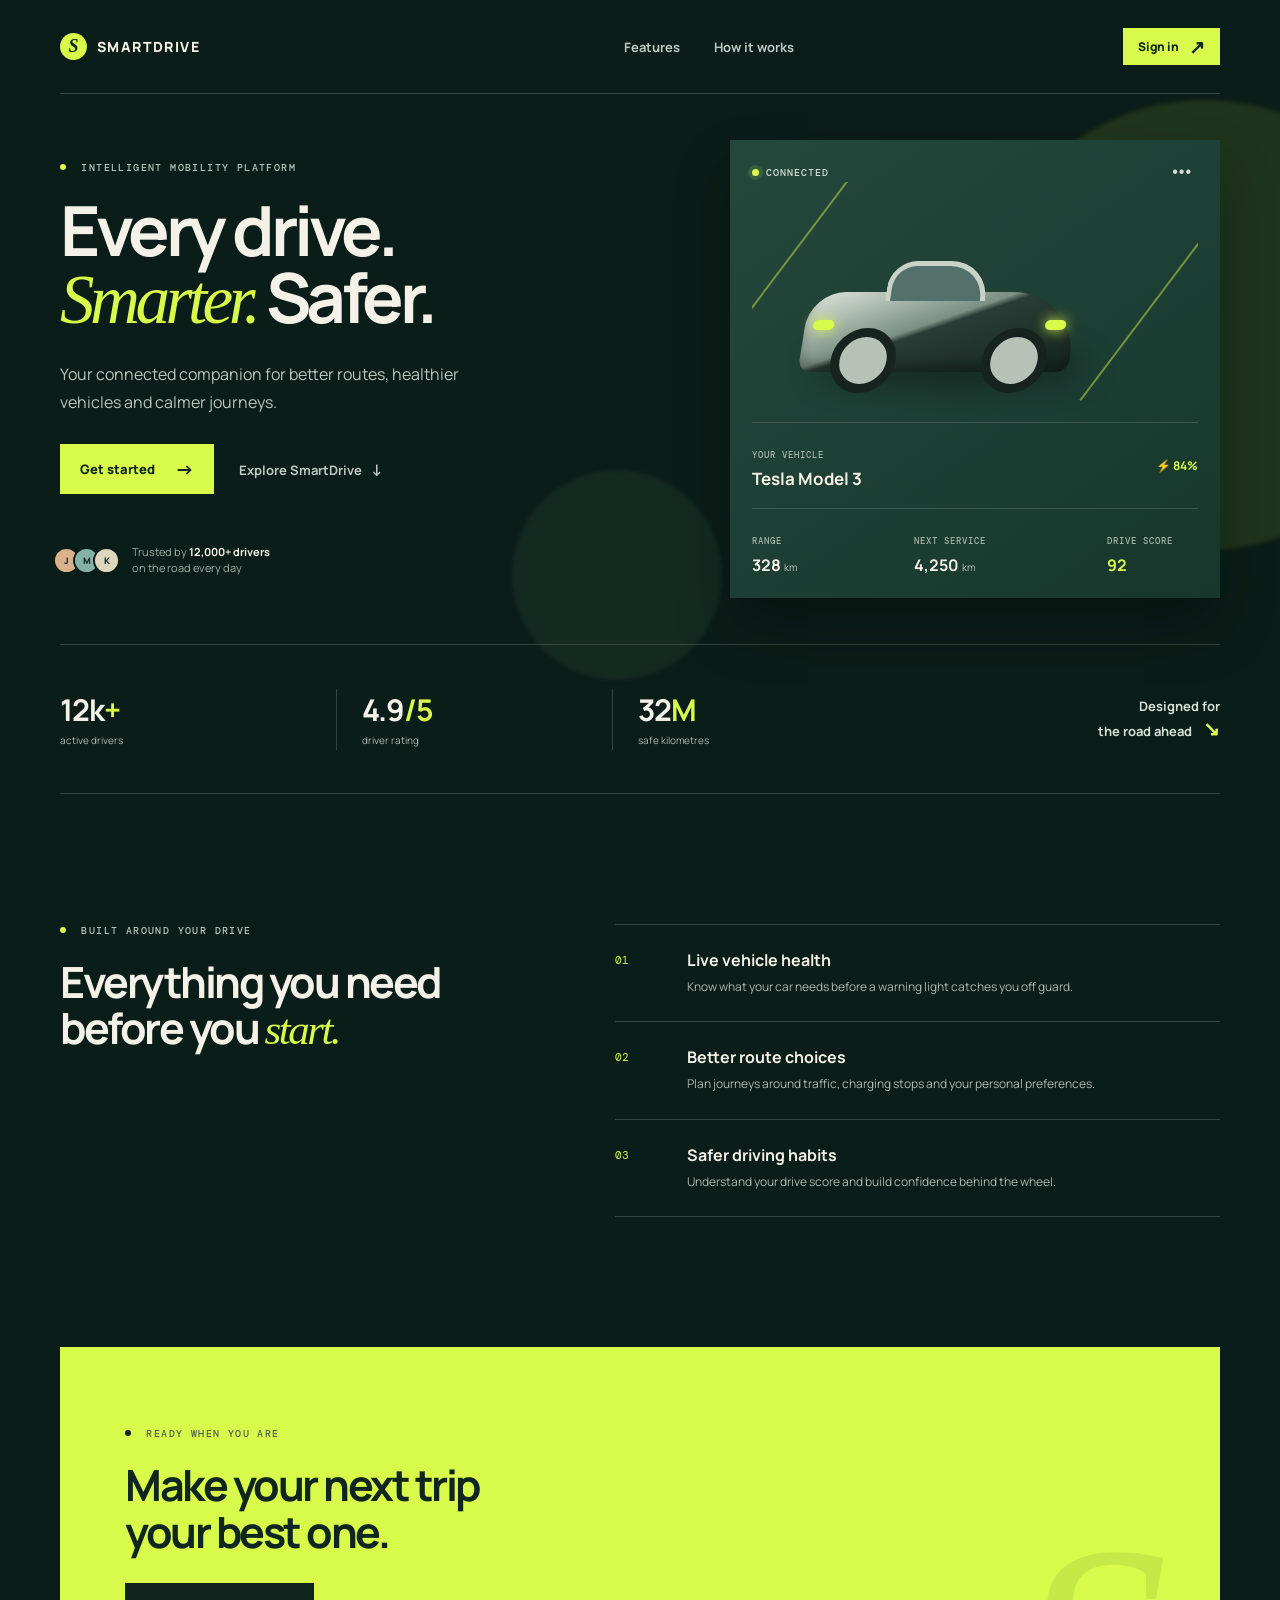
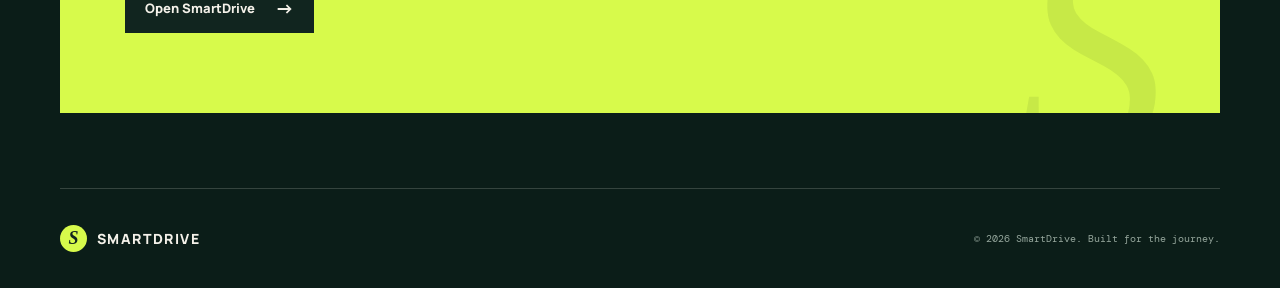
<file: index.html>
<!DOCTYPE html>
<html lang="en">
  <head>
    <meta charset="UTF-8" />
    <meta name="viewport" content="width=device-width, initial-scale=1.0" />
    <meta name="description" content="SmartDrive vehicle intelligence dashboard" />
    <title>SmartDrive | Drive with confidence</title>
    <link rel="preconnect" href="https://fonts.googleapis.com" />
    <link rel="preconnect" href="https://fonts.gstatic.com" crossorigin />
    <link href="https://fonts.googleapis.com/css2?family=DM+Mono:wght@400;500&family=Manrope:wght@400;500;600;700;800&display=swap" rel="stylesheet" />
    <link rel="stylesheet" href="styles.css" />
  </head>
  <body class="home-page">
    <div class="orb orb-one"></div><div class="orb orb-two"></div>
    <header class="nav wrap">
      <a class="brand" href="index.html" aria-label="SmartDrive home"><span class="brand-mark">S</span>SMARTDRIVE</a>
      <nav><a href="#features">Features</a><a href="#how-it-works">How it works</a></nav>
      <a class="button button-small" href="login.html">Sign in <span>↗</span></a>
    </header>

    <main>
      <section class="hero wrap">
        <div class="hero-copy">
          <p class="eyebrow"><i></i> INTELLIGENT MOBILITY PLATFORM</p>
          <h1>Every drive.<br /><em>Smarter.</em> Safer.</h1>
          <p class="lead">Your connected companion for better routes, healthier vehicles and calmer journeys.</p>
          <div class="hero-actions"><a class="button" href="login.html">Get started <span>→</span></a><a class="text-link" href="#how-it-works">Explore SmartDrive <b>↓</b></a></div>
          <div class="proof"><div class="avatars"><span>J</span><span>M</span><span>K</span></div><p>Trusted by <strong>12,000+ drivers</strong><br />on the road every day</p></div>
        </div>
        <div class="drive-card" aria-label="Vehicle status preview">
          <div class="card-top"><span class="status-dot"></span><span>CONNECTED</span><button aria-label="More options">•••</button></div>
          <div class="car-visual"><div class="car-shadow"></div><div class="car-body"><b></b><i></i><i></i></div><div class="road road-a"></div><div class="road road-b"></div></div>
          <div class="car-info"><div><small>YOUR VEHICLE</small><h2>Tesla Model 3</h2></div><span class="battery">⚡ 84%</span></div>
          <div class="trip-row"><div><small>RANGE</small><strong>328 <small>km</small></strong></div><div><small>NEXT SERVICE</small><strong>4,250 <small>km</small></strong></div><div><small>DRIVE SCORE</small><strong class="score">92</strong></div></div>
        </div>
      </section>

      <section class="stats wrap" aria-label="SmartDrive statistics"><div><strong>12k<span>+</span></strong><p>active drivers</p></div><div><strong>4.9<span>/5</span></strong><p>driver rating</p></div><div><strong>32<span>M</span></strong><p>safe kilometres</p></div><p class="stats-note">Designed for<br />the road ahead <span>↘</span></p></section>

      <section id="features" class="features wrap"><div><p class="eyebrow"><i></i> BUILT AROUND YOUR DRIVE</p><h2>Everything you need<br />before you <em>start.</em></h2></div><div class="feature-list"><article><span>01</span><h3>Live vehicle health</h3><p>Know what your car needs before a warning light catches you off guard.</p></article><article><span>02</span><h3>Better route choices</h3><p>Plan journeys around traffic, charging stops and your personal preferences.</p></article><article><span>03</span><h3>Safer driving habits</h3><p>Understand your drive score and build confidence behind the wheel.</p></article></div></section>

      <section id="how-it-works" class="cta wrap"><p class="eyebrow"><i></i> READY WHEN YOU ARE</p><h2>Make your next trip<br />your best one.</h2><a class="button" href="login.html">Open SmartDrive <span>→</span></a></section>
    </main>
    <footer class="wrap"><a class="brand" href="index.html"><span class="brand-mark">S</span>SMARTDRIVE</a><p>© 2026 SmartDrive. Built for the journey.</p></footer>
  </body>
</html>
</file>
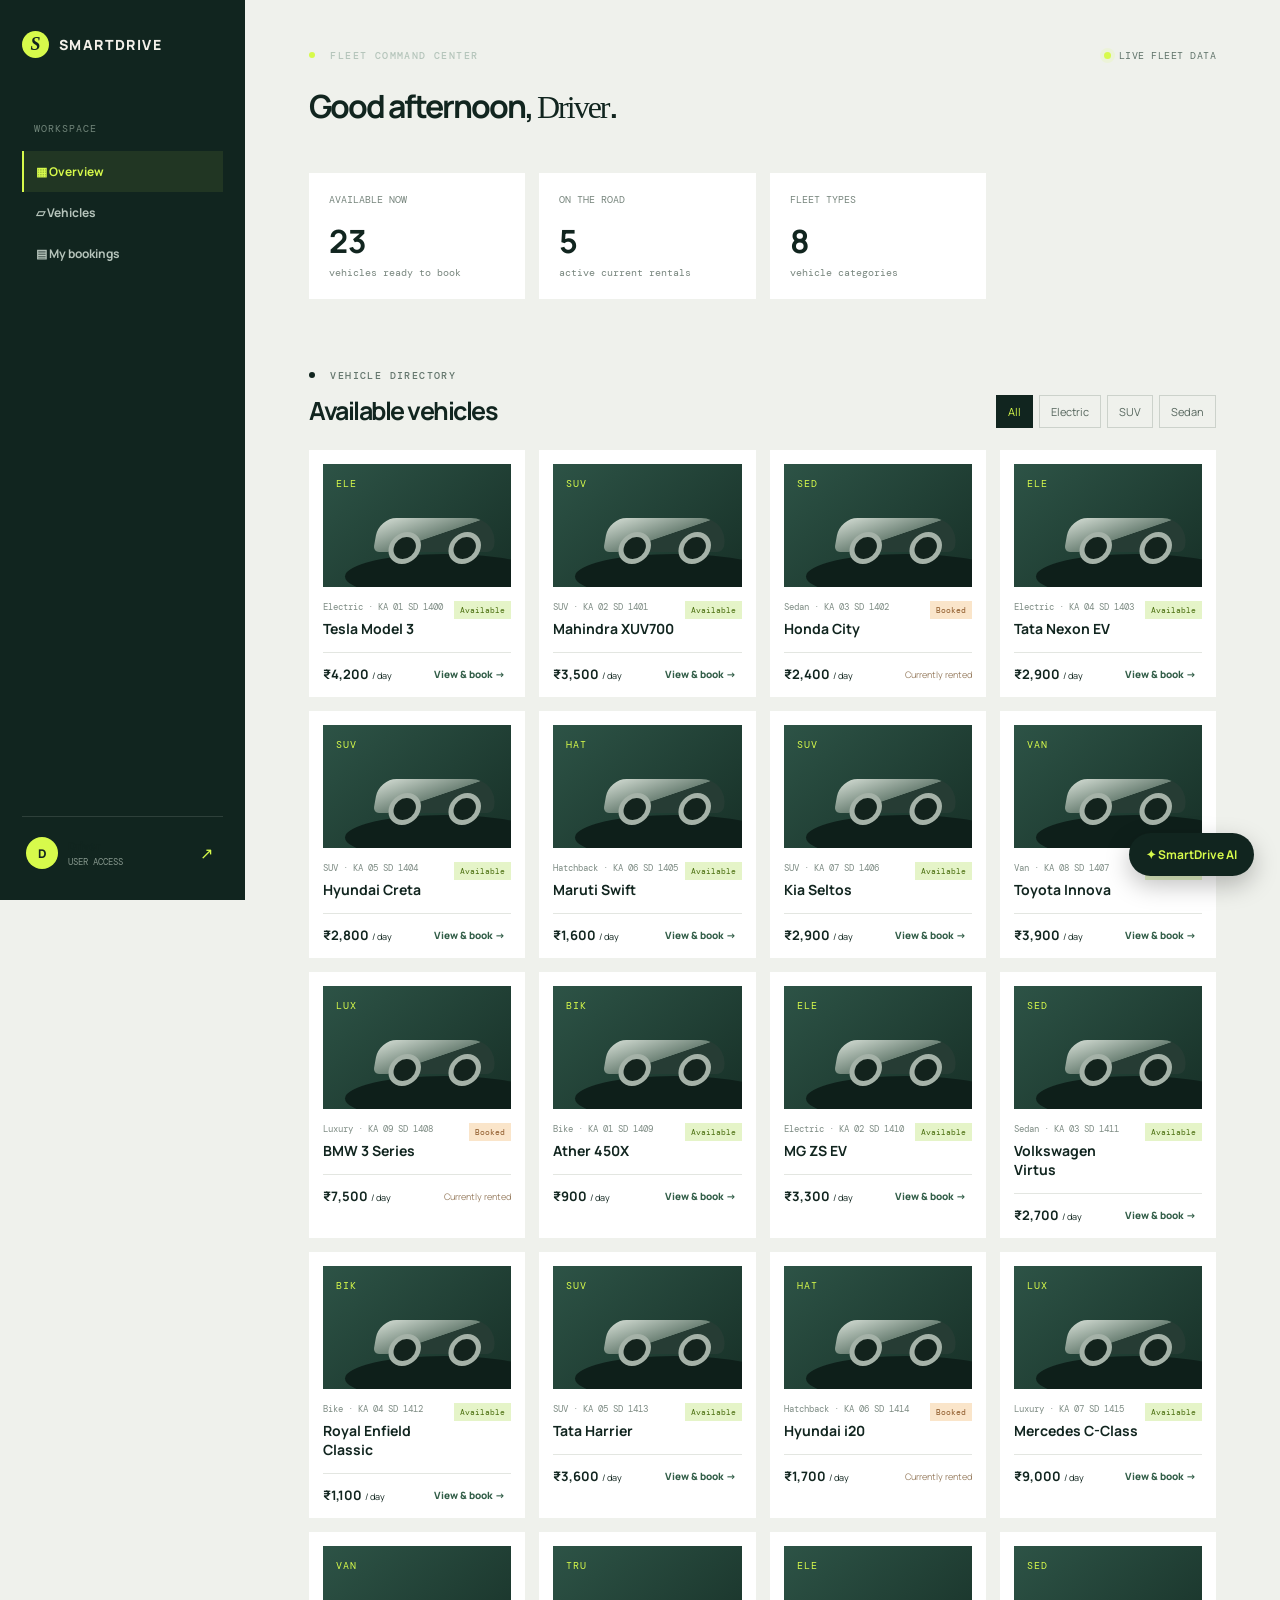
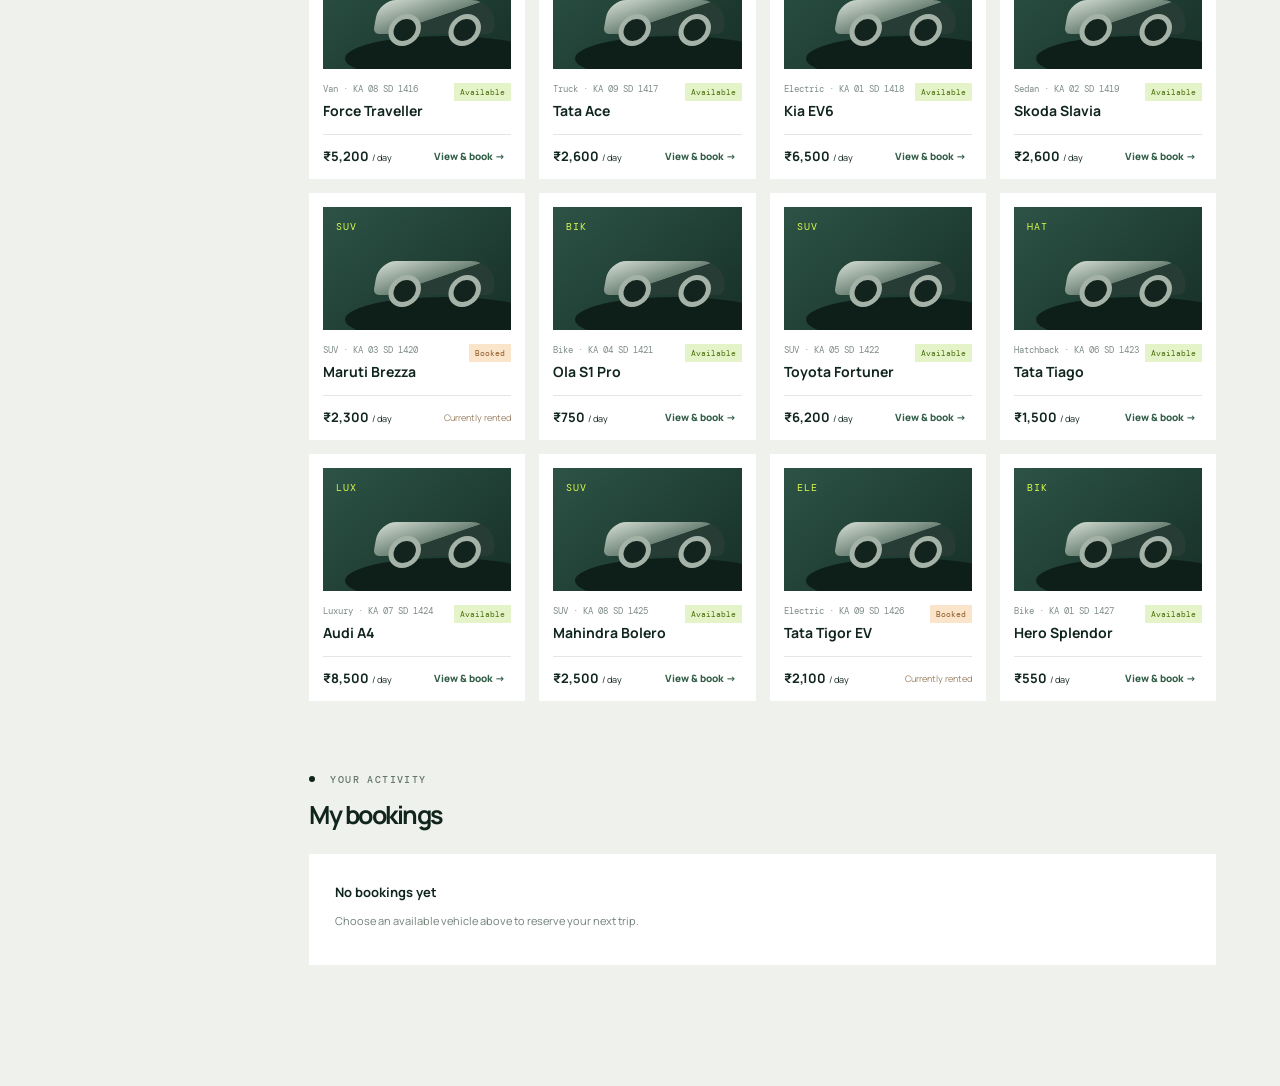
<file: dashboard.html>
<!doctype html><html lang="en"><head><meta charset="utf-8"><meta name="viewport" content="width=device-width,initial-scale=1"><title>SmartDrive dashboard</title><link rel="preconnect" href="https://fonts.googleapis.com"><link rel="preconnect" href="https://fonts.gstatic.com" crossorigin><link href="https://fonts.googleapis.com/css2?family=DM+Mono:wght@400;500&family=Manrope:wght@400;500;600;700;800&display=swap" rel="stylesheet"><link rel="stylesheet" href="styles.css"></head><body class="dashboard-page"><div id="welcome-overlay"><span class="brand-mark">S</span><strong>WELCOME TO SMARTDRIVE</strong><i></i></div><aside class="sidebar"><a class="brand" href="index.html"><span class="brand-mark">S</span>SMARTDRIVE</a><p class="side-label">WORKSPACE</p><nav class="dash-nav"><a class="active" href="#overview">▦ Overview</a><a href="#vehicles">▱ Vehicles</a><a href="#bookings">▤ My bookings</a><a class="admin-only" href="#locations">⌖ Live locations</a><a class="admin-only" href="#add-vehicle">＋ Add vehicle</a></nav><div class="user-box"><span class="user-avatar" id="avatar">D</span><div><strong id="user-name">Driver</strong><small id="user-role">USER ACCESS</small></div><button id="sign-out">↗</button></div></aside><main class="dashboard-main"><header class="dash-header"><div><p class="eyebrow"><i></i> FLEET COMMAND CENTER</p><h1>Good afternoon, <span id="greeting">Driver</span>.</h1></div><div class="header-status"><span class="status-dot"></span> LIVE FLEET DATA</div></header><section id="overview" class="summary-grid"><article><span>AVAILABLE NOW</span><strong id="available-count">0</strong><small>vehicles ready to book</small></article><article><span>ON THE ROAD</span><strong id="road-count">0</strong><small>active current rentals</small></article><article><span>FLEET TYPES</span><strong id="type-count">0</strong><small>vehicle categories</small></article><article class="admin-only"><span>FLEET HEALTH</span><strong class="lime-text">96<small>%</small></strong><small>vehicles reporting normally</small></article></section><section id="vehicles" class="dash-section"><div class="section-heading"><div><p class="eyebrow"><i></i> VEHICLE DIRECTORY</p><h2>Available vehicles</h2></div><div class="filters"><button class="filter active" data-filter="All">All</button><button class="filter" data-filter="Electric">Electric</button><button class="filter" data-filter="SUV">SUV</button><button class="filter" data-filter="Sedan">Sedan</button></div></div><div class="vehicle-grid" id="vehicle-grid"></div></section><section id="bookings" class="dash-section"><div class="section-heading"><div><p class="eyebrow"><i></i> YOUR ACTIVITY</p><h2>My bookings</h2></div></div><div id="booking-list" class="booking-list"></div></section><section id="locations" class="dash-section admin-only"><div class="section-heading"><div><p class="eyebrow"><i></i> ADMIN ONLY</p><h2>Live vehicle locations</h2></div><button id="map-permission" class="map-permission">Allow my location</button></div><div class="location-layout"><div class="map-panel"><span class="pin pin-one">A</span><span class="pin pin-two">B</span><span class="pin pin-three">C</span><div class="map-caption">Bengaluru fleet area<br><small>GPS location is visible to administrators only</small></div></div><div id="location-list" class="location-list"></div></div></section><section id="add-vehicle" class="dash-section admin-only"><div class="section-heading"><div><p class="eyebrow"><i></i> ADMIN ONLY</p><h2>Add a vehicle</h2></div></div><form id="vehicle-form" class="vehicle-form"><label>Vehicle name<input name="name" required></label><label>Vehicle type<select name="type"><option>Electric</option><option>SUV</option><option>Sedan</option><option>Hatchback</option><option>Luxury</option><option>Van</option><option>Bike</option><option>Truck</option></select></label><label>Registration number<input name="registration" required></label><label>Daily rate (₹)<input name="price" type="number" required></label><button class="button">Add to fleet <span>→</span></button></form></section></main><button id="chat-toggle" class="chat-toggle">✦ <span>SmartDrive AI</span></button><section id="chat-window" class="chat-window"><header>SmartDrive AI <button id="chat-close" onclick="document.getElementById('chat-window').classList.remove('open')">×</button></header><div id="chat-messages"><p class="chat-bot">Welcome to SmartDrive! I can help you choose a vehicle, make a booking, explain payments, and answer questions about the app.</p></div><div class="chat-input"><input id="chat-input" placeholder="Ask SmartDrive AI..."><button id="chat-send">→</button></div></section><div class="modal" id="booking-modal" hidden><div class="modal-card"><button class="modal-close">×</button><p class="eyebrow"><i></i> RESERVE VEHICLE</p><h2 id="modal-vehicle">Vehicle</h2><p id="modal-copy"></p><div id="booking-step"><form id="booking-form"><input id="book-vehicle" type="hidden"><label>Pickup date<input id="pickup" type="date" required></label><label>Return date<input id="return" type="date" required></label><label>Pickup location<select id="pickup-spot"><option>Indiranagar SmartDrive Hub</option><option>Koramangala SmartDrive Hub</option><option>Whitefield SmartDrive Hub</option></select></label><button class="button form-button">Continue <span>→</span></button></form></div><div id="loading-step" hidden class="booking-loading"><div></div><h3>Confirming your vehicle</h3><p>Checking availability and preparing your booking...</p></div><div id="payment-step" hidden><p class="payment-note">Choose how you would like to pay.</p><form id="payment-form"><label class="pay-option"><input type="radio" name="payment" value="UPI" checked> UPI payment</label><label class="pay-option"><input type="radio" name="payment" value="Card"> Debit / credit card</label><label class="pay-option"><input type="radio" name="payment" value="Cash at pickup"> Cash at pickup</label><button class="button form-button">Confirm booking <span>✓</span></button></form></div></div></div><script src="dashboard.js"></script></body></html>
</file>
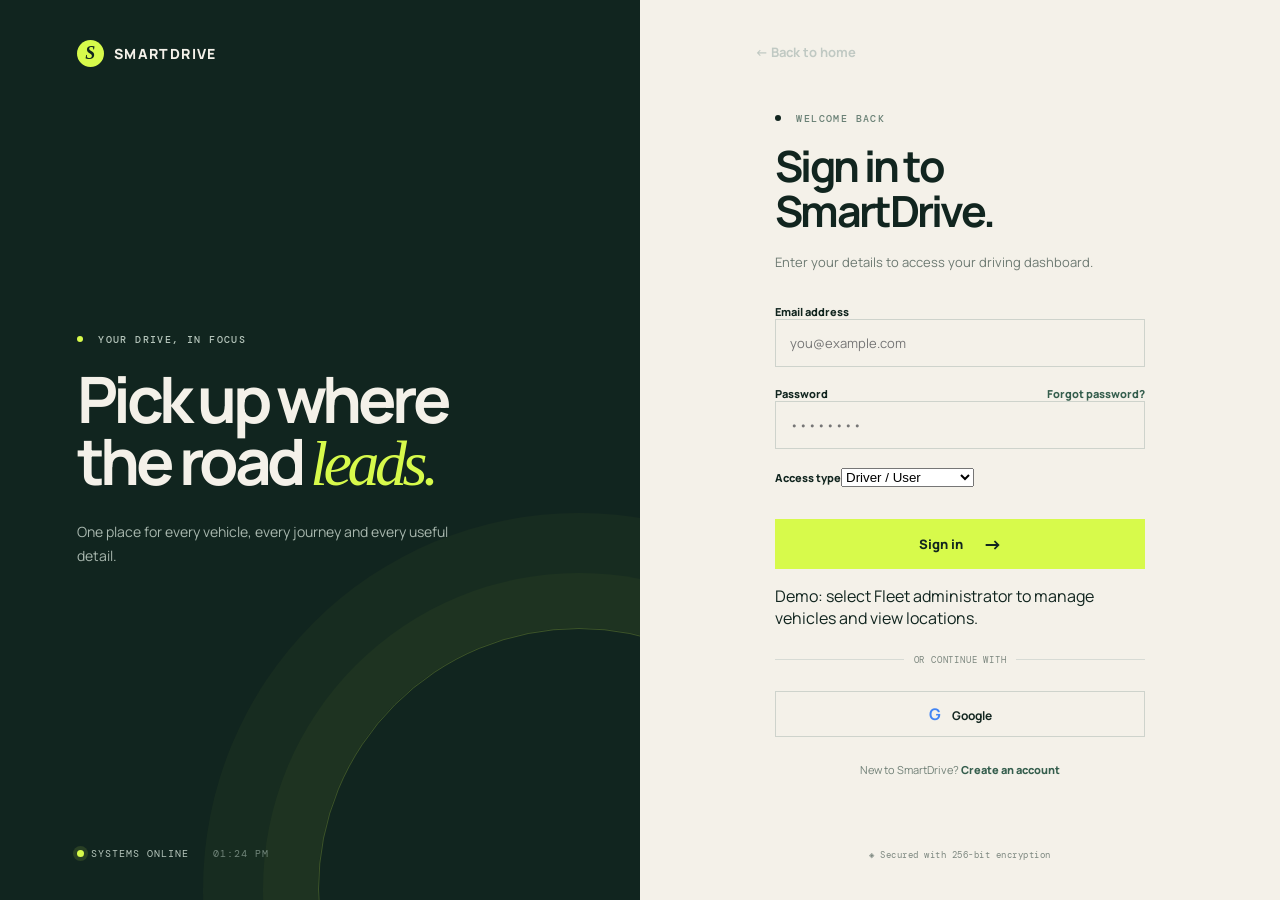
<file: login.html>
<!DOCTYPE html>
<html lang="en">
  <head>
    <meta charset="UTF-8" /><meta name="viewport" content="width=device-width, initial-scale=1.0" />
    <meta name="description" content="Sign in to SmartDrive" /><title>Sign in | SmartDrive</title>
    <link rel="preconnect" href="https://fonts.googleapis.com" /><link rel="preconnect" href="https://fonts.gstatic.com" crossorigin />
    <link href="https://fonts.googleapis.com/css2?family=DM+Mono:wght@400;500&family=Manrope:wght@400;500;600;700;800&display=swap" rel="stylesheet" />
    <link rel="stylesheet" href="styles.css" />
  </head>
  <body class="login-page">
    <main class="login-shell">
      <section class="login-side"><a class="brand" href="index.html"><span class="brand-mark">S</span>SMARTDRIVE</a><div class="login-pitch"><p class="eyebrow"><i></i> YOUR DRIVE, IN FOCUS</p><h1>Pick up where<br />the road <em>leads.</em></h1><p>One place for every vehicle, every journey and every useful detail.</p></div><div class="side-footer"><span class="status-dot"></span> SYSTEMS ONLINE <b>01:24 PM</b></div></section>
      <section class="login-panel"><a class="back" href="index.html">← Back to home</a><div class="form-wrap"><p class="eyebrow"><i></i> <span id="mode-kicker">WELCOME BACK</span></p><h2 id="mode-title">Sign in to<br />SmartDrive.</h2><p class="form-intro" id="mode-intro">Enter your details to access your driving dashboard.</p><form id="login-form"><label>Email address<input id="email" type="email" placeholder="you@example.com" required /></label><label>Password<span class="label-row"><a href="#">Forgot password?</a></span><input type="password" placeholder="••••••••" required /></label><label>Access type<select id="role"><option value="user">Driver / User</option><option value="admin">Fleet administrator</option></select></label><button class="button form-button" id="submit-label" type="submit">Sign in <span>→</span></button></form><p class="demo-note">Demo: select Fleet administrator to manage vehicles and view locations.</p><div class="divider"><span>OR CONTINUE WITH</span></div><button class="google-button" type="button"><b>G</b> Google</button><p class="new-user" id="mode-switch">New to SmartDrive? <a href="#" id="register-link">Create an account</a></p></div><p class="secure">◈ Secured with 256-bit encryption</p></section>
    </main>
    <script>let registering=false;const link=document.getElementById('register-link');link.onclick=e=>{e.preventDefault();registering=!registering;document.getElementById('mode-kicker').textContent=registering?'CREATE YOUR ACCOUNT':'WELCOME BACK';document.getElementById('mode-title').innerHTML=registering?'Join<br>SmartDrive.':'Sign in to<br>SmartDrive.';document.getElementById('mode-intro').textContent=registering?'Create your account and start booking a vehicle today.':'Enter your details to access your driving dashboard.';document.getElementById('submit-label').innerHTML=registering?'Create account <span>→</span>':'Sign in <span>→</span>';document.getElementById('mode-switch').innerHTML=registering?'Already registered? <a href="#" id="register-link">Sign in</a>':'New to SmartDrive? <a href="#" id="register-link">Create an account</a>';document.getElementById('register-link').onclick=link.onclick};document.getElementById('login-form').addEventListener('submit',function(e){e.preventDefault();localStorage.setItem('smartdriveUser',JSON.stringify({name:document.getElementById('email').value.split('@')[0]||'Driver',role:document.getElementById('role').value}));window.location.href='dashboard.html'});</script>
  </body>
</html>
</file>
<file: styles.css>
:root{--ink:#11251f;--pine:#0b1d18;--lime:#d7fa4b;--muted:#c0c9c3;--cream:#f4f1e9;--line:rgba(244,241,233,.18)}*{box-sizing:border-box}html{scroll-behavior:smooth}body{margin:0;font-family:Manrope,Arial,sans-serif;color:var(--cream);background:var(--pine)}.wrap{width:min(1160px,calc(100% - 48px));margin:auto}.nav{height:94px;display:flex;align-items:center;justify-content:space-between;border-bottom:1px solid var(--line)}.brand{display:inline-flex;align-items:center;gap:10px;color:var(--cream);font-size:14px;font-weight:800;letter-spacing:1.4px;text-decoration:none}.brand-mark{display:grid;place-items:center;width:27px;height:27px;border-radius:50%;background:var(--lime);color:var(--ink);font-family:Georgia,serif;font-size:18px;font-style:italic;letter-spacing:0}.nav nav{display:flex;gap:34px;margin-left:95px}.nav nav a,.text-link,.back{color:var(--muted);text-decoration:none;font-size:13px;font-weight:700}.nav nav a:hover,.text-link:hover,.back:hover{color:var(--lime)}.button{display:inline-flex;align-items:center;justify-content:center;gap:20px;padding:16px 20px;border:0;background:var(--lime);color:var(--ink);font:800 13px Manrope,sans-serif;text-decoration:none;cursor:pointer;transition:transform .2s,background .2s}.button:hover{transform:translateY(-2px);background:#e6ff80}.button span{font-size:19px;line-height:10px}.button-small{padding:10px 15px;gap:10px;font-size:12px}.orb{position:absolute;border-radius:50%;filter:blur(2px);pointer-events:none}.orb-one{width:450px;height:450px;right:-150px;top:100px;background:rgba(215,250,75,.1)}.orb-two{width:210px;height:210px;left:40%;top:470px;background:rgba(104,173,137,.09)}.hero{min-height:550px;display:grid;grid-template-columns:1.1fr .9fr;gap:72px;align-items:center;position:relative}.eyebrow{font:500 10px 'DM Mono',monospace;letter-spacing:1.4px;color:#b5c5bb;margin:0 0 22px}.eyebrow i{display:inline-block;width:6px;height:6px;background:var(--lime);border-radius:50%;margin:0 8px 1px 0}.hero h1,.login-pitch h1{font-size:clamp(48px,5.4vw,76px);line-height:.97;letter-spacing:-4.5px;margin:0;font-weight:700}.hero h1 em,.features h2 em,.cta h2 em,.login-pitch h1 em{font-family:Georgia,serif;font-weight:400;color:var(--lime)}.lead{max-width:420px;color:#b9c5bd;font-size:16px;line-height:1.7;margin:28px 0}.hero-actions{display:flex;align-items:center;gap:25px}.text-link b{font-size:16px;margin-left:6px}.proof{display:flex;align-items:center;gap:12px;margin-top:50px}.proof p{font-size:11px;line-height:1.5;color:#9eada4;margin:0}.proof strong{color:var(--cream)}.avatars{display:flex}.avatars span{display:grid;place-items:center;width:27px;height:27px;margin-left:-7px;border:2px solid var(--pine);border-radius:50%;background:#d9b18d;color:var(--ink);font-size:9px;font-weight:800}.avatars span:nth-child(2){background:#85b2a7}.avatars span:nth-child(3){background:#dbd6bd}.drive-card{position:relative;z-index:1;overflow:hidden;padding:22px;background:linear-gradient(145deg,#25473c,#17372d);box-shadow:0 30px 50px rgba(0,0,0,.27)}.card-top{display:flex;align-items:center;gap:7px;font:500 10px 'DM Mono',monospace;letter-spacing:1px;color:#d3ddd6}.card-top button{margin-left:auto;border:0;background:transparent;color:#d3ddd6;font-size:16px;letter-spacing:1px}.status-dot{display:inline-block;width:7px;height:7px;border-radius:50%;background:var(--lime);box-shadow:0 0 0 4px rgba(215,250,75,.12)}.car-visual{height:240px;position:relative;overflow:hidden}.car-shadow{position:absolute;width:270px;height:35px;bottom:37px;left:64px;background:rgba(0,0,0,.38);filter:blur(16px);border-radius:50%}.car-body{position:absolute;width:270px;height:80px;border-radius:55px 105px 19px 20px;bottom:50px;left:52px;background:linear-gradient(160deg,#dfe6de,#7a9084 43%,#293d36 47%,#14231e 100%);transform:skewX(-9deg);box-shadow:inset 0 -9px 11px rgba(0,0,0,.25)}.car-body:before,.car-body:after{content:"";position:absolute;bottom:-21px;width:47px;height:47px;border:9px solid #17231f;background:#b6c2b8;border-radius:50%}.car-body:before{left:31px}.car-body:after{right:23px}.car-body b{position:absolute;width:100px;height:40px;left:76px;top:-31px;border-radius:60px 90px 0 0;background:#53706b;border:5px solid #c8d2c8;border-bottom:0}.car-body i{position:absolute;width:21px;height:10px;top:28px;background:var(--lime);border-radius:6px;box-shadow:0 0 13px var(--lime)}.car-body i:first-of-type{left:8px}.car-body i:last-of-type{right:9px}.road{position:absolute;width:2px;height:285px;background:rgba(215,250,75,.45);top:-38px;transform:rotate(37deg)}.road-a{left:15px}.road-b{right:31px}.car-info{display:flex;justify-content:space-between;align-items:center;border-top:1px solid rgba(255,255,255,.14);padding-top:18px}.car-info small,.trip-row>div>small{font:500 9px 'DM Mono',monospace;color:#a3b5aa;letter-spacing:1px}.car-info h2{font-size:17px;margin:4px 0 0}.battery{font:700 12px Manrope;color:var(--lime)}.trip-row{display:grid;grid-template-columns:1fr 1.2fr .6fr;gap:10px;border-top:1px solid rgba(255,255,255,.14);margin-top:18px;padding-top:18px}.trip-row strong{display:block;margin-top:5px;font-size:16px}.trip-row strong small{font-weight:400;font-size:10px;color:#b8c6bd}.trip-row .score{color:var(--lime)}.stats{min-height:150px;display:grid;grid-template-columns:repeat(3,1fr) 1.2fr;align-items:center;border-top:1px solid var(--line);border-bottom:1px solid var(--line)}.stats>div{padding-left:25px;border-left:1px solid var(--line)}.stats>div:first-child{padding-left:0;border:0}.stats strong{font-size:30px;letter-spacing:-1px}.stats strong span{color:var(--lime)}.stats p{font-size:10px;color:#aab8af;margin:3px 0}.stats-note{text-align:right!important;font-size:13px!important;color:#d7e0d9!important;font-weight:700}.stats-note span{font-size:20px;color:var(--lime);padding-left:8px}.features{display:grid;grid-template-columns:.9fr 1.1fr;gap:60px;padding:130px 0}.features h2,.cta h2{font-size:43px;line-height:1.08;letter-spacing:-2.5px;margin:0}.feature-list{border-top:1px solid var(--line)}.feature-list article{position:relative;padding:24px 25px 24px 72px;border-bottom:1px solid var(--line)}.feature-list span{position:absolute;left:0;top:28px;color:var(--lime);font:11px 'DM Mono',monospace}.feature-list h3{font-size:16px;margin:0 0 6px}.feature-list p{font-size:12px;line-height:1.7;color:#aab8af;margin:0;max-width:430px}.cta{padding:80px 65px;margin-bottom:75px;background:var(--lime);color:var(--ink);position:relative;overflow:hidden}.cta:after{content:"S";position:absolute;right:52px;bottom:-110px;color:rgba(17,37,31,.08);font:italic 300px Georgia,serif}.cta .eyebrow{color:#526052}.cta .eyebrow i{background:var(--ink)}.cta h2{margin-bottom:28px}.cta .button{background:var(--ink);color:var(--cream)}.cta .button:hover{background:#25473c}footer{height:100px;display:flex;align-items:center;justify-content:space-between;border-top:1px solid var(--line)}footer p{font:10px 'DM Mono',monospace;color:#95a69c}
/* Login */.login-page{background:var(--cream);color:var(--ink)}.login-shell{min-height:100vh;display:grid;grid-template-columns:1fr 1fr}.login-side{background:var(--ink);padding:40px clamp(35px,6vw,84px);display:flex;flex-direction:column;position:relative;overflow:hidden}.login-side:after{content:"";width:520px;height:520px;border:1px solid rgba(215,250,75,.22);border-radius:50%;position:absolute;right:-200px;bottom:-250px;box-shadow:0 0 0 55px rgba(215,250,75,.035),0 0 0 115px rgba(215,250,75,.03)}.login-pitch{margin:auto 0;position:relative;z-index:1}.login-pitch h1{font-size:clamp(44px,5vw,68px);color:var(--cream)}.login-pitch>p:last-child{width:min(380px,100%);font-size:14px;line-height:1.7;color:#a8b7ae;margin-top:25px}.side-footer{position:relative;z-index:1;color:#b5c5bb;font:10px 'DM Mono',monospace;letter-spacing:1px}.side-footer b{font-weight:400;margin-left:17px;color:#71857a}.login-panel{position:relative;display:flex;flex-direction:column;padding:40px clamp(35px,9vw,150px)}.back{position:absolute;top:43px}.form-wrap{width:min(370px,100%);margin:auto}.form-wrap h2{font-size:43px;letter-spacing:-2.7px;line-height:1.04;margin:0}.form-wrap .eyebrow{color:#698075;margin-bottom:19px}.form-wrap .eyebrow i{background:var(--ink)}.form-intro{font-size:13px;line-height:1.6;color:#6d7a72;margin:18px 0 31px}form label{display:block;font-size:11px;font-weight:800;margin:19px 0 7px}input{display:block;width:100%;height:48px;border:1px solid #ced3cc;background:transparent;padding:0 14px;color:var(--ink);font:13px Manrope;outline:0}input:focus{border-color:#6c9b28;box-shadow:0 0 0 3px rgba(215,250,75,.35)}.label-row{float:right}.label-row a,.new-user a{color:#355e4d;text-decoration:none}.form-button{width:100%;margin-top:25px}.success{background:#a9df3d}.divider{display:flex;align-items:center;gap:10px;color:#7c877f;font:9px 'DM Mono',monospace;letter-spacing:.8px;margin:25px 0}.divider:before,.divider:after{content:"";height:1px;background:#d7dbd5;flex:1}.google-button{width:100%;height:46px;border:1px solid #ced3cc;background:transparent;color:var(--ink);font:700 12px Manrope;cursor:pointer}.google-button b{color:#4285f4;font-size:16px;margin-right:9px}.new-user{text-align:center;font-size:11px;color:#718077;margin-top:25px}.new-user a{font-weight:800}.secure{position:absolute;bottom:30px;left:0;right:0;text-align:center;color:#7d8880;font:9px 'DM Mono',monospace;letter-spacing:.5px}
@media(max-width:760px){.wrap{width:min(100% - 36px,560px)}.nav{height:76px}.nav nav{display:none}.hero{grid-template-columns:1fr;padding:72px 0;gap:54px}.drive-card{max-width:470px}.stats{grid-template-columns:repeat(3,1fr);padding:28px 0;gap:20px}.stats>div{padding-left:14px}.stats-note{grid-column:1/-1;text-align:left!important;margin-top:10px!important}.features{grid-template-columns:1fr;padding:80px 0;gap:42px}.cta{padding:58px 28px;margin-bottom:45px}.login-shell{grid-template-columns:1fr}.login-side{min-height:345px;padding:28px}.login-pitch{margin:55px 0 30px}.login-panel{min-height:600px;padding:70px 30px 50px}.back{top:30px}.form-wrap{margin:40px auto}.secure{bottom:20px}.login-pitch h1{font-size:48px}}
/* Dashboard */.dashboard-page{display:flex;min-height:100vh;background:#eff1ec;color:var(--ink)}.sidebar{position:fixed;width:245px;top:0;bottom:0;padding:31px 22px;background:var(--ink);display:flex;flex-direction:column}.side-label{font:10px 'DM Mono',monospace;color:#71857a;letter-spacing:1px;margin:64px 12px 16px}.dash-nav a{display:block;padding:12px;color:#b6c4bb;text-decoration:none;font-size:12px;font-weight:700;border-left:2px solid transparent}.dash-nav a.active,.dash-nav a:hover{background:rgba(215,250,75,.08);border-color:var(--lime);color:var(--lime)}.user-box{margin-top:auto;border-top:1px solid rgba(255,255,255,.12);padding:20px 4px 0;display:flex;align-items:center;gap:10px}.user-avatar{display:grid;place-items:center;width:32px;height:32px;border-radius:50%;background:var(--lime);color:var(--ink);font-size:12px;font-weight:800}.user-box strong,.user-box small{display:block}.user-box strong{font-size:11px}.user-box small{color:#84958b;font:9px 'DM Mono',monospace;margin-top:3px}.user-box button{margin-left:auto;color:var(--lime);border:0;background:transparent;font-size:16px;cursor:pointer}.dashboard-main{width:calc(100% - 245px);margin-left:245px;padding:49px clamp(28px,5vw,78px)}.dash-header{display:flex;justify-content:space-between;align-items:flex-start}.dash-header h1{font-size:32px;letter-spacing:-2px;margin:0}.dash-header h1 span{font-family:Georgia,serif;font-weight:400}.header-status,.map-key{font:10px 'DM Mono',monospace;letter-spacing:.5px;color:#60736a;display:flex;gap:8px;align-items:center}.summary-grid{display:grid;grid-template-columns:repeat(4,1fr);gap:14px;margin:45px 0 70px}.summary-grid article{background:#fff;padding:20px}.summary-grid article>span,.summary-grid article>small{display:block;font:10px 'DM Mono',monospace;color:#78867e}.summary-grid article>strong{display:block;font-size:32px;margin:13px 0 3px}.summary-grid .lime-text{color:#67921e}.summary-grid strong small{font-size:15px}.dash-section{margin:0 0 72px}.section-heading{display:flex;align-items:end;justify-content:space-between;margin-bottom:22px}.section-heading .eyebrow{color:#64766d;margin:0 0 11px}.section-heading .eyebrow i{background:var(--ink)}.section-heading h2{margin:0;font-size:25px;letter-spacing:-1.5px}.filters{display:flex;gap:6px}.filter{border:1px solid #ccd2cb;background:transparent;padding:8px 11px;color:#56665d;font:11px Manrope;cursor:pointer}.filter.active{background:var(--ink);color:var(--lime);border-color:var(--ink)}.vehicle-grid{display:grid;grid-template-columns:repeat(4,1fr);gap:14px}.vehicle-card{background:#fff;padding:14px}.vehicle-art{height:123px;position:relative;overflow:hidden;background:linear-gradient(140deg,#2d5346,#173027)}.vehicle-art:after{content:"";position:absolute;width:200px;height:45px;background:#0e1f1a;border-radius:50%;bottom:-12px;left:22px}.vehicle-art span{position:absolute;z-index:1;left:13px;top:13px;color:var(--lime);font:10px 'DM Mono',monospace;letter-spacing:1px}.vehicle-art i{position:absolute;z-index:1;width:120px;height:34px;bottom:35px;left:53px;border-radius:35px 56px 12px 12px;background:linear-gradient(160deg,#d5ded5,#6e8377 50%,#263c34 51%);transform:skewX(-10deg)}.vehicle-art i:before,.vehicle-art i:after{content:"";position:absolute;width:22px;height:22px;border-radius:50%;background:#13231d;border:5px solid #a5b2a8;bottom:-12px}.vehicle-art i:before{left:15px}.vehicle-art i:after{right:13px}.vehicle-details{display:flex;justify-content:space-between;gap:6px;padding:14px 0}.vehicle-details p{margin:0;color:#7e8c84;font:9px 'DM Mono',monospace}.vehicle-details h3{font-size:14px;margin:6px 0 0}.availability{height:max-content;padding:4px 6px;font:8px 'DM Mono',monospace}.availability.available{color:#4c7011;background:#e5f4c8}.availability.booked{color:#8a5524;background:#fae5ca}.vehicle-bottom{display:flex;align-items:center;justify-content:space-between;border-top:1px solid #e3e6e1;padding-top:12px}.vehicle-bottom strong{font-size:13px}.vehicle-bottom small{font-size:9px;font-weight:400}.book-button{border:0;background:transparent;color:#315d47;font:800 10px Manrope;cursor:pointer}.unavailable{font-size:9px;color:#9a8064}.booking-list{background:#fff}.empty-booking{padding:26px}.empty-booking strong{font-size:13px}.empty-booking p{font-size:11px;color:#718077}.booking-item{display:flex;align-items:center;gap:12px;padding:16px 20px;border-bottom:1px solid #e2e6e1}.booking-icon{display:grid;place-items:center;width:28px;height:28px;border-radius:50%;background:#e5f4c8;color:#5e8a12;font-weight:800}.booking-item strong{font-size:12px}.booking-item p{font-size:10px;color:#758279;margin:3px 0}.booking-item>span{margin-left:auto;color:#5e8a12;font:9px 'DM Mono',monospace}.location-layout{display:grid;grid-template-columns:1.2fr .8fr;gap:14px}.map-panel{min-height:300px;position:relative;overflow:hidden;background:#c9dad1;background-image:linear-gradient(40deg,transparent 46%,rgba(255,255,255,.52) 47%,rgba(255,255,255,.52) 50%,transparent 51%),linear-gradient(-20deg,transparent 49%,rgba(255,255,255,.45) 50%,rgba(255,255,255,.45) 53%,transparent 54%)}.map-panel:before,.map-panel:after{content:"";position:absolute;background:#8eafa0;border-radius:50%;opacity:.7}.map-panel:before{width:250px;height:80px;transform:rotate(-32deg);left:20px;top:80px}.map-panel:after{width:310px;height:65px;transform:rotate(38deg);right:-30px;bottom:70px}.pin{position:absolute;z-index:1;display:grid;place-items:center;width:29px;height:29px;border-radius:50% 50% 50% 0;transform:rotate(-45deg);background:var(--ink);color:var(--lime);font:10px 'DM Mono',monospace}.pin::first-letter{transform:rotate(45deg)}.pin-one{left:38%;top:28%}.pin-two{left:67%;top:55%;background:#477c62}.pin-three{left:23%;top:68%;background:#7d9476}.map-caption{position:absolute;z-index:1;left:20px;bottom:18px;color:var(--ink);font-size:12px;font-weight:800}.map-caption small{font-weight:400;font-size:10px}.map-key i{width:7px;height:7px;border-radius:50%;background:var(--lime)}.location-list{background:#fff}.location-list article{display:flex;align-items:center;gap:10px;padding:17px 15px;border-bottom:1px solid #e3e7e2}.location-bullet{width:8px;height:8px;border-radius:50%;background:#91ad9d}.location-bullet.available{background:#83b429}.location-list strong{font-size:11px}.location-list p{font:9px 'DM Mono',monospace;color:#7a8980;margin:3px 0}.location-list small{margin-left:auto;font-size:9px;color:#76857d}.vehicle-form{display:grid;grid-template-columns:repeat(2,1fr);gap:0 17px;background:#fff;padding:27px}.vehicle-form label{font-size:10px}.vehicle-form .button{margin-top:18px;width:max-content}.modal[hidden]{display:none}.modal{position:fixed;z-index:4;inset:0;display:grid;place-items:center;background:rgba(11,29,24,.65);padding:20px}.modal-card{position:relative;width:min(410px,100%);background:var(--cream);padding:35px;color:var(--ink)}.modal-card h2{font-size:28px;letter-spacing:-1.5px;margin:0}.modal-card>p:not(.eyebrow){font-size:11px;color:#718077;margin:9px 0 24px}.modal-card .eyebrow{color:#60736a}.modal-card .eyebrow i{background:var(--ink)}.modal-close{position:absolute;right:16px;top:10px;border:0;background:none;font-size:25px;cursor:pointer}.modal-card form label{font-size:10px}
@media(max-width:900px){.sidebar{position:relative;width:100%;height:auto;min-height:0}.dashboard-page{display:block}.sidebar .side-label,.dash-nav,.user-box{display:none}.dashboard-main{width:100%;margin:0;padding:35px 20px}.summary-grid,.vehicle-grid{grid-template-columns:repeat(2,1fr)}.location-layout{grid-template-columns:1fr}}@media(max-width:520px){.dash-header,.section-heading{align-items:flex-start;gap:15px;flex-direction:column}.summary-grid,.vehicle-grid,.vehicle-form{grid-template-columns:1fr}.filters{flex-wrap:wrap}.header-status{display:none}}
/* interactive dashboard */#welcome-overlay{position:fixed;z-index:20;inset:0;display:flex;flex-direction:column;gap:16px;align-items:center;justify-content:center;background:var(--ink);transition:opacity .55s,visibility .55s}#welcome-overlay strong{letter-spacing:2px;font:700 13px Manrope;color:var(--cream)}#welcome-overlay i{width:130px;height:3px;background:linear-gradient(90deg,var(--lime) 65%,rgba(255,255,255,.2) 65%);animation:welcome 1.35s ease-in-out}#welcome-overlay.hide{opacity:0;visibility:hidden}@keyframes welcome{from{width:0}to{width:130px}}.map-permission{border:1px solid #82948a;background:#fff;padding:9px 12px;color:#315d47;font:700 10px Manrope;cursor:pointer}.chat-toggle{position:fixed;z-index:6;right:26px;bottom:24px;border:0;border-radius:30px;padding:13px 17px;background:var(--ink);color:var(--lime);box-shadow:0 9px 25px rgba(0,0,0,.25);font:700 12px Manrope;cursor:pointer}.chat-window{position:fixed;z-index:7;right:25px;bottom:79px;width:min(350px,calc(100% - 36px));background:#fff;color:var(--ink);box-shadow:0 18px 45px rgba(0,0,0,.28);transform:translateY(20px) scale(.96);opacity:0;visibility:hidden;transition:.22s}.chat-window.open{transform:none;opacity:1;visibility:visible}.chat-window header{padding:15px 17px;background:var(--ink);color:var(--lime);font-size:12px;font-weight:800}.chat-window header button{float:right;border:0;background:transparent;color:var(--cream);font-size:20px;cursor:pointer}.chat-window #chat-messages{height:240px;overflow:auto;padding:15px}.chat-bot,.chat-user{max-width:85%;padding:10px 11px;margin:0 0 11px;font-size:11px;line-height:1.5}.chat-bot{background:#edf2e9}.chat-user{margin-left:auto;background:var(--ink);color:#fff}.chat-input{display:flex;border-top:1px solid #e2e6e1}.chat-input input{height:46px;border:0}.chat-input button{width:48px;border:0;background:var(--lime);font-size:18px;cursor:pointer}.booking-loading{text-align:center;padding:30px 0}.booking-loading div{width:38px;height:38px;margin:auto;border:4px solid #dce8b5;border-top-color:#607d20;border-radius:50%;animation:spin 1s linear infinite}@keyframes spin{to{transform:rotate(360deg)}}.booking-loading h3{font-size:16px;margin:18px 0 6px}.booking-loading p,.payment-note{font-size:11px;color:#718077}.pay-option{padding:13px 0;border-bottom:1px solid #dde2dc;font-size:12px}.pay-option input{display:inline;width:auto;height:auto;margin-right:8px}.modal-card select{margin-top:6px}.booking-item small{display:block;font-size:9px;color:#77857c;margin-top:3px}
</file>
